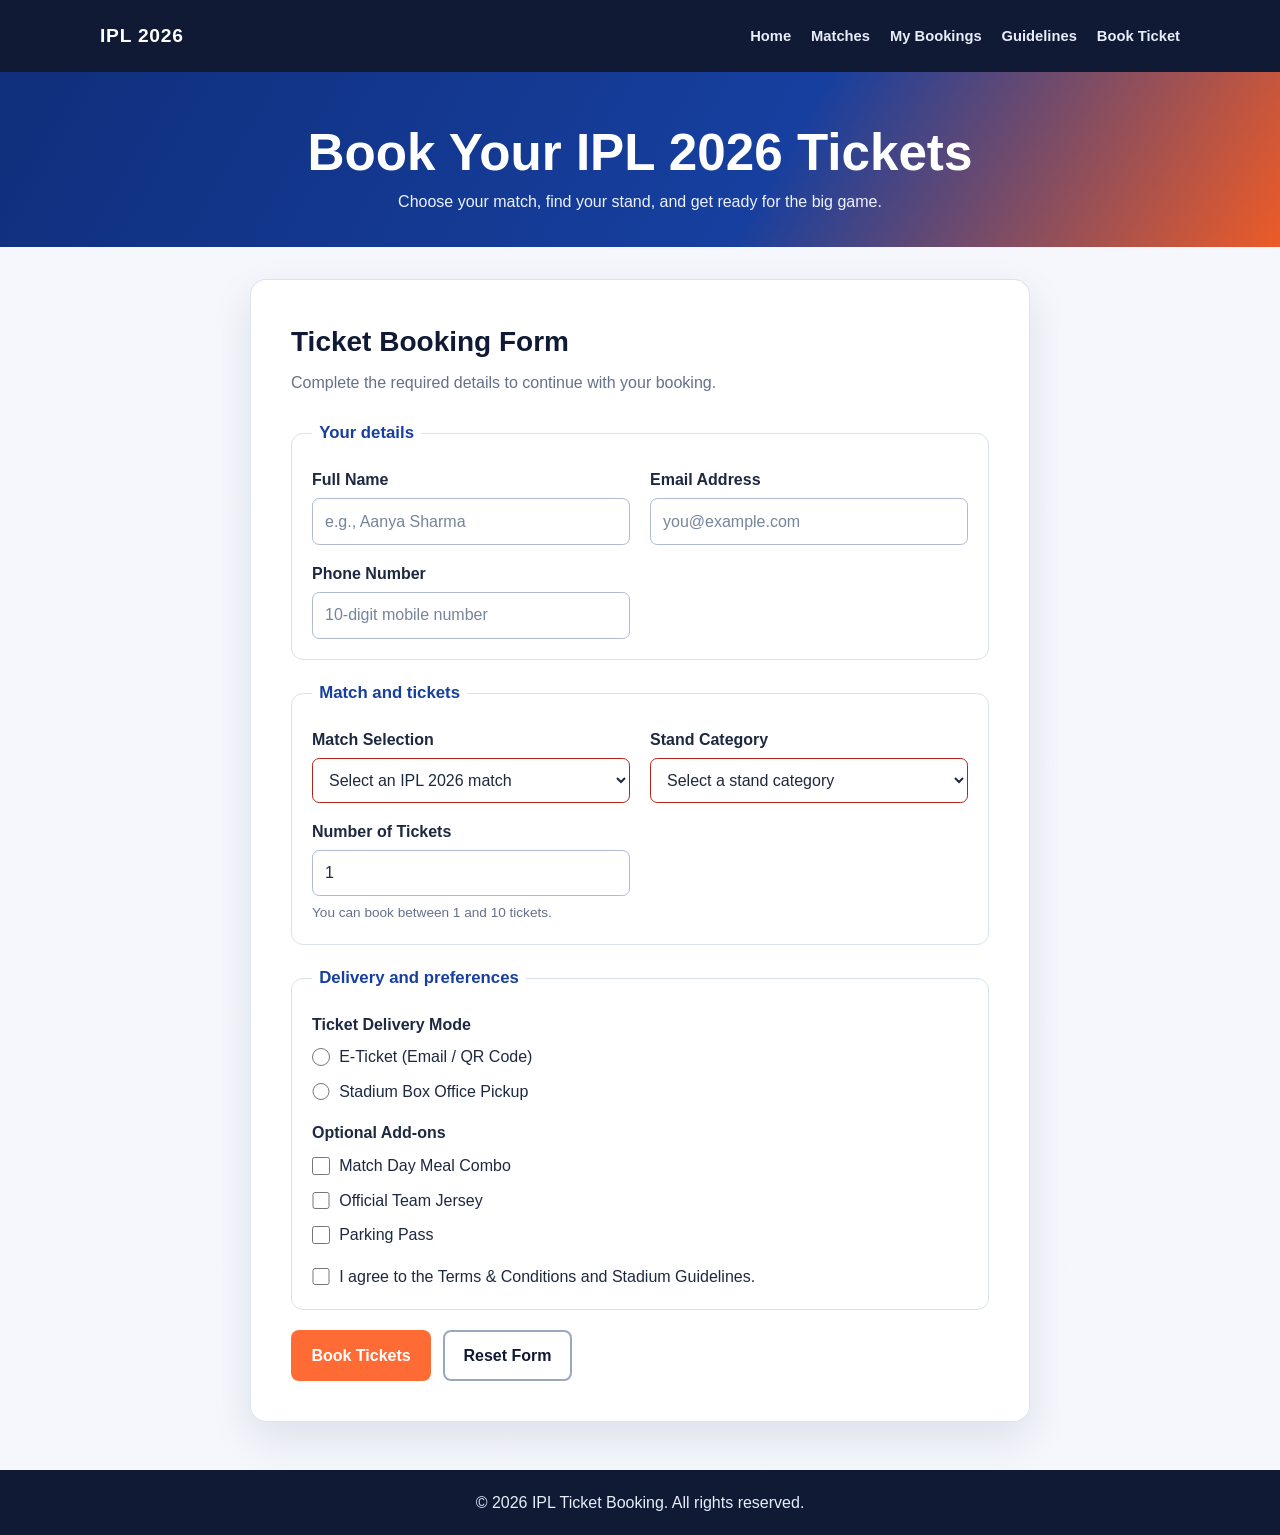
<file: booking.html>
<!DOCTYPE html>
<html lang="en">
  <head>
    <meta charset="utf-8">
    <meta name="viewport" content="width=device-width, initial-scale=1">
    <meta name="description" content="Book your IPL 2026 match tickets.">
    <title>Book Tickets | IPL 2026</title>
    <script src="app.js" defer></script>
    <style>
      :root {
        color-scheme: light;
        --navy: #101a35;
        --blue: #163f9f;
        --orange: #ff6b35;
        --ink: #1d2940;
        --muted: #64718a;
        --page: #f3f6fb;
        --surface: #fff;
        --line: #d9e1ee;
        --valid: #24804a;
        --invalid: #b42318;
        font-family: Inter, "Segoe UI", Roboto, Arial, sans-serif;
      }

      * {
        box-sizing: border-box;
      }

      body {
        min-width: 320px;
        margin: 0;
        background:
          linear-gradient(rgb(243 246 251 / 92%), rgb(243 246 251 / 92%)),
          url("https://i.pinimg.com/236x/5c/45/ab/5c45ab74aacdd85530a22ef5fd481e48.jpg?nii=t")
            center / cover fixed;
        color: var(--ink);
        line-height: 1.6;
      }

      a {
        color: #b9ccff;
        font-weight: 650;
        text-decoration: none;
      }

      a:hover {
        color: #ffb18e;
      }

      a:focus-visible,
      button:focus-visible,
      input:focus-visible,
      select:focus-visible {
        outline: 3px solid #ffab73;
        outline-offset: 3px;
      }

      nav {
        display: flex;
        min-height: 72px;
        align-items: center;
        justify-content: space-between;
        gap: 1rem 2rem;
        padding: 0.8rem max(5vw, calc((100vw - 1080px) / 2));
        background: var(--navy);
        box-shadow: 0 6px 20px rgb(10 20 44 / 18%);
      }

      .brand {
        flex: 0 0 auto;
        color: #fff;
        font-size: 1.2rem;
        font-weight: 850;
        letter-spacing: 0.04em;
      }

      nav ul {
        display: flex;
        flex-wrap: wrap;
        justify-content: flex-end;
        gap: 0.4rem 1.25rem;
        margin: 0;
        padding: 0;
        list-style: none;
      }

      nav li a {
        color: #e8edfa;
        font-size: 0.92rem;
      }

      header {
        padding: 3.25rem 1.25rem 2rem;
        background: linear-gradient(120deg, #102f7c, #163f9f 60%, #ed5b27);
        color: #fff;
        text-align: center;
      }

      header h1 {
        margin: 0 0 0.4rem;
        font-size: clamp(2rem, 5vw, 3.2rem);
        line-height: 1.15;
      }

      header p {
        margin: 0;
        color: #eef2ff;
      }

      main {
        width: min(100% - 2rem, 780px);
        margin: 2rem auto 3rem;
      }

      section {
        padding: clamp(1.25rem, 4vw, 2.5rem);
        border: 1px solid rgb(217 225 238 / 90%);
        border-radius: 1rem;
        background: rgb(255 255 255 / 96%);
        box-shadow: 0 16px 40px rgb(22 39 75 / 10%);
      }

      section > h2 {
        margin: 0 0 0.35rem;
        color: var(--navy);
        font-size: 1.75rem;
      }

      .intro {
        margin: 0 0 1.5rem;
        color: var(--muted);
      }

      fieldset {
        display: grid;
        grid-template-columns: repeat(2, minmax(0, 1fr));
        gap: 1rem 1.25rem;
        min-width: 0;
        margin: 0 0 1.25rem;
        padding: 1.25rem;
        border: 1px solid var(--line);
        border-radius: 0.75rem;
      }

      legend {
        padding: 0 0.45rem;
        color: var(--blue);
        font-size: 1.05rem;
        font-weight: 750;
      }

      .field {
        display: flex;
        min-width: 0;
        flex-direction: column;
        gap: 0.35rem;
      }

      .field > label,
      .group-label {
        font-weight: 700;
      }

      input:not([type="radio"]):not([type="checkbox"]),
      select {
        width: 100%;
        min-height: 2.8rem;
        padding: 0.6rem 0.75rem;
        border: 1px solid #aebbd0;
        border-radius: 0.45rem;
        background: var(--surface);
        color: var(--ink);
        font: inherit;
        transition: border-color 150ms ease, box-shadow 150ms ease;
      }

      input::placeholder {
        color: #77849a;
      }

      input:focus,
      select:focus {
        border-color: var(--blue);
        box-shadow: 0 0 0 3px rgb(22 63 159 / 14%);
      }

      input:valid,
      select:valid {
        border-color: var(--valid);
      }

      input:invalid,
      select:invalid {
        border-color: var(--invalid);
      }

      .help {
        margin: 0;
        color: var(--muted);
        font-size: 0.85rem;
      }

      .choice-group {
        grid-column: 1 / -1;
      }

      .choices {
        display: grid;
        gap: 0.55rem;
        margin-top: 0.45rem;
      }

      .choice {
        display: flex;
        align-items: flex-start;
        gap: 0.6rem;
      }

      .choice input {
        width: 1.1rem;
        height: 1.1rem;
        flex: 0 0 auto;
        margin: 0.25rem 0 0;
        accent-color: var(--blue);
      }

      .choice label {
        cursor: pointer;
      }

      .actions {
        display: flex;
        flex-wrap: wrap;
        gap: 0.75rem;
        margin-top: 0.25rem;
      }

      button {
        min-height: 2.9rem;
        padding: 0.65rem 1.15rem;
        border: 2px solid transparent;
        border-radius: 0.5rem;
        cursor: pointer;
        font: inherit;
        font-weight: 750;
      }

      button[type="submit"] {
        background: var(--orange);
        color: #fff;
      }

      button[type="submit"]:hover {
        background: #e95724;
      }

      button[type="reset"] {
        border-color: #9aa8bd;
        background: #fff;
        color: var(--navy);
      }

      footer {
        padding: 1.25rem;
        background: var(--navy);
        color: #e8edfa;
        text-align: center;
      }

      footer p {
        margin: 0;
      }

      .toast-container {
        position: fixed;
        z-index: 20;
        right: max(1rem, env(safe-area-inset-right));
        bottom: max(1rem, env(safe-area-inset-bottom));
        max-width: min(24rem, calc(100vw - 2rem));
        padding: 0.85rem 1rem;
        transform: translateY(0.75rem);
        border-left: 4px solid #65a8ff;
        border-radius: 0.6rem;
        background: var(--navy);
        box-shadow: 0 10px 28px rgb(10 20 44 / 24%);
        color: #fff;
        opacity: 0;
        pointer-events: none;
        transition: opacity 180ms ease, transform 180ms ease;
      }

      .toast-container.is-visible {
        transform: translateY(0);
        opacity: 1;
      }

      .toast-success {
        border-left-color: #51c878;
      }

      .toast-warning {
        border-left-color: #ffbd4a;
      }

      .toast-error {
        border-left-color: #ff6b6b;
      }

      @media (max-width: 640px) {
        nav {
          align-items: flex-start;
          flex-direction: column;
        }

        nav ul {
          justify-content: flex-start;
        }

        fieldset {
          grid-template-columns: 1fr;
        }

        .choice-group {
          grid-column: auto;
        }
      }
    </style>
  </head>
  <body>
    <nav aria-label="Main navigation">
      <a class="brand" href="index.html">IPL 2026</a>
      <ul>
        <li><a href="index.html">Home</a></li>
        <li><a href="index.html#matches">Matches</a></li>
        <li><a href="index.html#my-bookings">My Bookings</a></li>
        <li><a href="index.html#guidelines">Guidelines</a></li>
        <li><a href="booking.html#booking-form" aria-current="page">Book Ticket</a></li>
      </ul>
    </nav>

    <header>
      <h1>Book Your IPL 2026 Tickets</h1>
      <p>Choose your match, find your stand, and get ready for the big game.</p>
    </header>

    <main>
      <section aria-labelledby="booking-heading">
        <h2 id="booking-heading">Ticket Booking Form</h2>
        <p class="intro">Complete the required details to continue with your booking.</p>

        <form id="booking-form" action="booking.html" method="get" tabindex="-1">
          <fieldset>
            <legend>Your details</legend>
            <div class="field">
              <label for="full-name">Full Name</label>
              <input
                id="full-name"
                name="fullName"
                type="text"
                autocomplete="name"
                minlength="3"
                maxlength="50"
                placeholder="e.g., Aanya Sharma"
                title="Enter your full name (3 to 50 characters)"
                required>
            </div>
            <div class="field">
              <label for="email">Email Address</label>
              <input
                id="email"
                name="email"
                type="email"
                autocomplete="email"
                maxlength="100"
                placeholder="you@example.com"
                required>
            </div>
            <div class="field">
              <label for="phone">Phone Number</label>
              <input
                id="phone"
                name="phone"
                type="tel"
                autocomplete="tel"
                minlength="10"
                maxlength="10"
                pattern="[0-9]{10}"
                placeholder="10-digit mobile number"
                title="Enter a valid 10-digit mobile number"
                required>
            </div>
          </fieldset>

          <fieldset>
            <legend>Match and tickets</legend>
            <div class="field">
              <label for="match">Match Selection</label>
              <select id="match" name="match" required>
                <option value="" disabled selected>Select an IPL 2026 match</option>
                <option value="csk-mi">28 Mar: Chennai Super Kings vs Mumbai Indians — Chennai</option>
                <option value="rcb-kkr">29 Mar: Royal Challengers Bengaluru vs Kolkata Knight Riders — Bengaluru</option>
                <option value="rr-dc">30 Mar: Rajasthan Royals vs Delhi Capitals — Jaipur</option>
                <option value="srh-lsg">31 Mar: Sunrisers Hyderabad vs Lucknow Super Giants — Hyderabad</option>
                <option value="gt-pbks">1 Apr: Gujarat Titans vs Punjab Kings — Ahmedabad</option>
              </select>
            </div>
            <div class="field">
              <label for="stand">Stand Category</label>
              <select id="stand" name="stand" required>
                <option value="" disabled selected>Select a stand category</option>
                <option value="general">General Stand — ₹1,000</option>
                <option value="premium">Premium Stand — ₹3,500</option>
                <option value="vip">VIP Pavilion — ₹8,000</option>
                <option value="corporate">Corporate Box — ₹12,000</option>
              </select>
            </div>
            <div class="field">
              <label for="quantity">Number of Tickets</label>
              <input id="quantity" name="quantity" type="number" min="1" max="10" value="1" required>
              <p class="help">You can book between 1 and 10 tickets.</p>
            </div>
          </fieldset>

          <fieldset>
            <legend>Delivery and preferences</legend>
            <div class="choice-group">
              <span class="group-label" id="delivery-label">Ticket Delivery Mode</span>
              <div class="choices" role="group" aria-labelledby="delivery-label">
                <div class="choice">
                  <input id="delivery-email" name="delivery" type="radio" value="e-ticket" required>
                  <label for="delivery-email">E-Ticket (Email / QR Code)</label>
                </div>
                <div class="choice">
                  <input id="delivery-pickup" name="delivery" type="radio" value="box-office" required>
                  <label for="delivery-pickup">Stadium Box Office Pickup</label>
                </div>
              </div>
            </div>

            <div class="choice-group">
              <span class="group-label" id="addons-label">Optional Add-ons</span>
              <div class="choices" role="group" aria-labelledby="addons-label">
                <div class="choice">
                  <input id="meal" name="addons" type="checkbox" value="meal">
                  <label for="meal">Match Day Meal Combo</label>
                </div>
                <div class="choice">
                  <input id="jersey" name="addons" type="checkbox" value="jersey">
                  <label for="jersey">Official Team Jersey</label>
                </div>
                <div class="choice">
                  <input id="parking" name="addons" type="checkbox" value="parking">
                  <label for="parking">Parking Pass</label>
                </div>
              </div>
            </div>

            <div class="choice-group">
              <div class="choice">
                <input id="terms" name="terms" type="checkbox" required>
                <label for="terms">I agree to the Terms &amp; Conditions and Stadium Guidelines.</label>
              </div>
            </div>
          </fieldset>

          <div class="actions">
            <button type="submit">Book Tickets</button>
            <button type="reset">Reset Form</button>
          </div>
        </form>
      </section>
    </main>

    <footer>
      <p>&copy; 2026 IPL Ticket Booking. All rights reserved.</p>
    </footer>
  </body>
</html>
</file>
